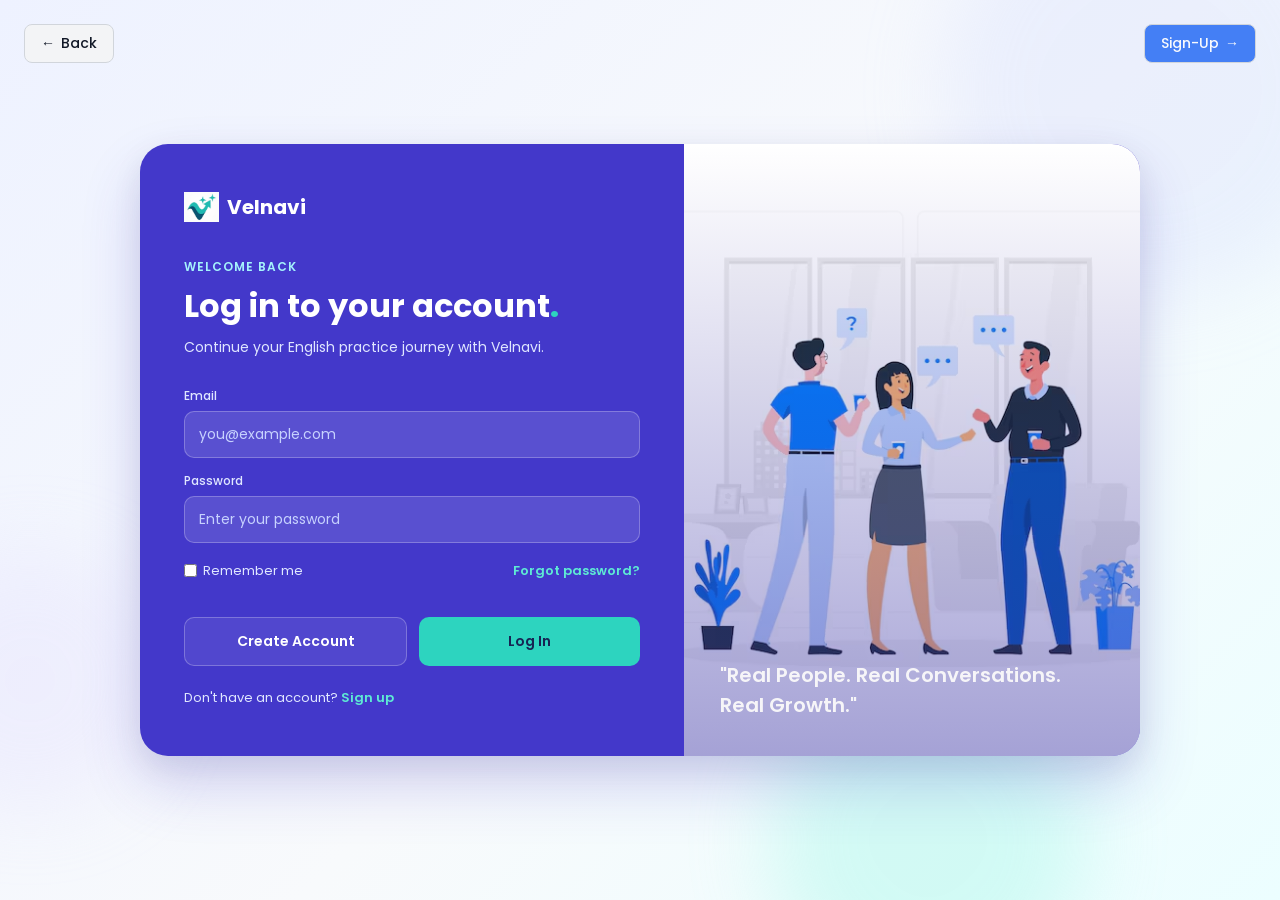
<file: Velnavi.in/auth/login.html>
<!DOCTYPE html>
<html lang="en">

<head>
    <meta charset="UTF-8">
    <meta name="viewport" content="width=device-width, initial-scale=1.0">
    <title>Velnavi - Log In</title>

    <link rel="preconnect" href="https://fonts.googleapis.com">
    <link href="https://fonts.googleapis.com/css2?family=Poppins:wght@400;500;600;700;800&display=swap"
        rel="stylesheet">

    <link rel="stylesheet" href="../css/login.css">
    <link rel="shortcut icon" href="../assets/logo.jpg" type="image/x-icon">
</head>

<body>
    <!--  ****************************************cursor dot *********************************************** -->
    <!-- <div class="cursor-dot"></div>
    <div class="cursor-ring"></div> -->


    <!--  ****************************************cursor dot end *********************************************** -->


    <a href="../index.html" class="back-btn">
        <span class="back-arrow">&#8592;</span> Back
    </a>

    <a href="signup.html" class="next-btn">
        Sign-Up<span class="next-arrow">&#8594;</span>
    </a>
 

    <div class="auth-page">

        <!-- Decorative background blobs -->
        <div class="blob blob-1"></div>
        <div class="blob blob-2"></div>
        <div class="blob blob-3"></div>

        <div class="auth-card">

            <!-- LEFT SIDE: Form -->
            <div class="auth-left">

                <div class="auth-logo">
                    <img src="../assets/logo.jpg" alt="Velnavi Logo" class="logo-img">
                    <span class="logo-text">Velnavi</span>
                </div>

                <div class="auth-badge">WELCOME BACK</div>
                <h1 class="auth-heading">Log in to your account<span class="dot">.</span></h1>
                <p class="auth-subtext">Continue your English practice journey with Velnavi.</p>

                <form class="auth-form" id="loginForm">

                    <div class="form-group">
                        <label for="email">Email</label>
                        <input type="email" id="email" placeholder="you@example.com" required>
                    </div>

                    <div class="form-group">
                        <label for="password">Password</label>
                        <input type="password" id="password" placeholder="Enter your password" required>
                    </div>

                    <div class="form-extra">
                        <label class="checkbox-label">
                            <input type="checkbox" id="rememberMe">
                            Remember me
                        </label>
                        <a href="#" class="auth-link">Forgot password?</a>
                    </div>

                    <div class="form-buttons">
                        <a href="signup.html" class="btn btn-secondary">Create Account</a>
                        <button type="submit" class="btn btn-primary">Log In</button>
                    </div>

                </form>

                <p class="auth-footer-text">
                    Don't have an account? <a href="signup.html" class="auth-link">Sign up</a>
                </p>

            </div>
            <!-- LEFT SIDE END -->

            <!-- RIGHT SIDE: Image -->
            <div class="auth-right">
                <img src="../assets/people-talking-concept-illustration_114360-7082.avif"
                    alt="People practicing English together" class="auth-image">
                <div class="auth-image-overlay"></div>
                <div class="auth-quote">
                    "Real People. Real Conversations. Real Growth."
                </div>
            </div>
            <!-- RIGHT SIDE END -->

        </div>

    </div>

    <script src="../homepage.js/login.js"></script>
</body>

</html>
</file>
<file: Velnavi.in/css/login.css>
* {
    margin: 0;
    padding: 0;
    box-sizing: border-box;
}

body {
    font-family: 'Poppins', sans-serif;
}

/* ===========================================
   PAGE WRAPPER
   =========================================== */
.auth-page {
    width: 100%;
    min-height: 100vh;
    background: linear-gradient(135deg, #eef2ff 0%, #f8fafc 55%, #ecfeff 100%);
    display: flex;
    align-items: center;
    justify-content: center;
    padding: 40px 20px;
    position: relative;
    overflow: hidden;
    isolation: isolate;
}

/* Decorative blobs */
.blob {
    position: absolute;
    border-radius: 50%;
    filter: blur(40px);
    opacity: 0.25;
    pointer-events: none;
    z-index: -1;
}

.blob-1 {
    width: 420px;
    height: 420px;
    background-color: #c7d2fe;
    top: -120px;
    right: -80px;
}

.blob-2 {
    width: 320px;
    height: 320px;
    background-color: #99f6e4;
    bottom: -100px;
    right: 15%;
    opacity: 0.35;
}

.blob-3 {
    width: 260px;
    height: 260px;
    background-color: #ddd6fe;
    bottom: 10%;
    left: -100px;
}

/* ===========================================
   AUTH CARD
   =========================================== */
.auth-card {
    position: relative;
    z-index: 2;
    width: 100%;
    max-width: 1000px;
    min-height: 600px;

    background-color: #4338ca;

    border-radius: 28px;
    display: flex;
    overflow: hidden;

    box-shadow:
        0 30px 60px rgba(67, 56, 202, 0.20),
        0 10px 30px rgba(15, 23, 42, 0.08);
}

/* ===========================================
   LEFT SIDE - FORM
   =========================================== */
.auth-left {
    flex: 1;
    min-width: 320px;
    padding: 48px 44px;

    display: flex;
    flex-direction: column;
    justify-content: center;
}

.auth-logo {
    display: flex;
    align-items: center;
    gap: 8px;
    margin-bottom: 36px;
}

.logo-img {
    height: 30px;
    width: auto;
    object-fit: contain;
}

.logo-text {
    font-size: 20px;
    font-weight: 700;
    color: #ffffff;
}

.auth-badge {
    color: #a5f3fc;
    font-size: 12px;
    font-weight: 600;
    letter-spacing: 1px;
    margin-bottom: 10px;
}

.auth-heading {
    font-size: 32px;
    font-weight: 700;
    color: #ffffff;
    margin-bottom: 10px;
    line-height: 1.25;
}

.auth-heading .dot {
    color: #2dd4bf;
}

.auth-subtext {
    font-size: 14px;
    color: #e0e7ff;
    margin-bottom: 28px;
    line-height: 1.6;
}

/* ===========================================
   FORM
   =========================================== */
.auth-form {
    display: flex;
    flex-direction: column;
    gap: 14px;
}

.form-row {
    display: flex;
    gap: 14px;
}

.form-group {
    flex: 1;
    display: flex;
    flex-direction: column;
    gap: 6px;
}

.form-group label {
    font-size: 12px;
    color: #e0e7ff;
    font-weight: 500;
}

.form-group input {
    background-color: rgba(255, 255, 255, 0.12);

    border: 1px solid rgba(255, 255, 255, 0.25);
    border-radius: 10px;

    padding: 12px 14px;

    font-size: 14px;
    color: #ffffff;
    font-family: 'Poppins', sans-serif;

    outline: none;

    transition:
        border-color 0.2s ease,
        background-color 0.2s ease,
        box-shadow 0.2s ease;
}

.form-group input::placeholder {
    color: #c7d2fe;
}

.form-group input:focus {
    border-color: #2dd4bf;

    background-color: rgba(255, 255, 255, 0.16);

    box-shadow: 0 0 0 3px rgba(45, 212, 191, 0.15);
}

.form-extra {
    display: flex;
    align-items: center;
    justify-content: space-between;

    font-size: 13px;
    color: #e0e7ff;

    margin: 4px 0;
}

.checkbox-label {
    display: flex;
    align-items: center;
    gap: 6px;
    cursor: pointer;
}

/* ===========================================
   BUTTONS
   =========================================== */
.form-buttons {
    display: flex;
    gap: 12px;
    margin-top: 18px;
    flex-wrap: wrap;
}

.btn {
    flex: 1;
    min-width: 140px;

    padding: 13px 20px;

    border-radius: 10px;

    font-size: 14px;
    font-weight: 600;

    text-align: center;
    cursor: pointer;

    border: none;
    text-decoration: none;

    font-family: 'Poppins', sans-serif;

    transition:
        transform 0.2s ease,
        box-shadow 0.2s ease,
        background-color 0.2s ease;
}

/* Velnavi teal/cyan primary button */
.btn-primary {
    background-color: #2dd4bf;
    color: #172554;
}

.btn-primary:hover {
    transform: translateY(-2px);

    box-shadow:
        0 8px 20px rgba(45, 212, 191, 0.35);

    background-color: #5eead4;
}

.btn-secondary {
    background-color: rgba(255, 255, 255, 0.08);

    color: #ffffff;

    border: 1px solid rgba(255, 255, 255, 0.25);
}

.btn-secondary:hover {
    background-color: rgba(255, 255, 255, 0.16);
}

.auth-footer-text {
    margin-top: 22px;

    font-size: 13px;
    color: #e0e7ff;
}

.auth-link {
    color: #5eead4;

    font-weight: 600;
    text-decoration: none;
}

.auth-link:hover {
    text-decoration: underline;
}

/* ===========================================
   RIGHT SIDE - IMAGE
   =========================================== */
.auth-right {
    flex: 1;
    min-width: 320px;

    position: relative;

    display: flex;
    align-items: flex-end;
}

.auth-image {
    width: 100%;
    height: 100%;

    object-fit: cover;

    position: absolute;

    top: 0;
    left: 0;
}

.auth-image-overlay {
    position: absolute;
    top: 0;
    left: 0;
    width: 100%;
    height: 100%;
    background: linear-gradient(180deg, rgba(67, 56, 202, 0) 0%, rgba(55, 48, 163, 0.45) 100%);
}

.auth-quote {
    position: relative;

    z-index: 2;

    color: #f6f5f8;


    font-size: 20px;
    font-weight: 600;

    padding: 36px;

    line-height: 1.5;
}

/* ===========================================
   RESPONSIVE
   =========================================== */
@media (max-width: 900px) {

    .auth-right {
        display: none;
    }

    .auth-card {
        max-width: 480px;
    }

    .form-row {
        flex-direction: column;
    }

    .form-buttons {
        flex-direction: column;
    }
}

.back-btn {
    position: fixed;
    top: 24px;
    left: 24px;
    z-index: 10;
    display: flex;
    align-items: center;
    gap: 6px;
    background-color: #f3f4f6;
    color: #111827;
    border: 1px solid #d1d5db;
    padding: 8px 16px;
    border-radius: 8px;
    font-size: 14px;
    font-weight: 500;
    cursor: pointer;
    text-decoration: none;
    transition: background-color 0.2s ease;
}

.back-btn:hover {
    background-color: #e5e7eb;
}



.next-btn {
    position: fixed;
    top: 24px;
    right: 24px;
    z-index: 10;
    display: flex;
    align-items: center;
    gap: 6px;
    background-color: #447ff5;
    color: #f9fafd;
    border: 1px solid #d1d5db;
    padding: 8px 16px;
    border-radius: 8px;
    font-size: 14px;
    font-weight: 500;
    cursor: pointer;
    text-decoration: none;
    transition: background-color 0.25s ease;
}

.next-btn:hover {
    background-color: #0357ff;
    color: white;

}

/* ===========================================
   CUSTOM CURSOR
   =========================================== */
.cursor-dot,
.cursor-ring {
    position: fixed;
    top: 0;
    left: 0;
    pointer-events: none;
    z-index: 9999;
    border-radius: 50%;
    transform: translate(-50%, -50%);
}

.cursor-dot {
    width: 8px;
    height: 8px;
    background-color: #4338ca;
}

.cursor-ring {
    width: 20px;
    height: 20px;
    border: 2px solid #4338ca;
    opacity: 0.5;
    transition: transform 0.15s ease, opacity 0.15s ease;
}

/* Button/link pe hover karte hi ring thoda bada ho jayega */
.cursor-ring.hovering {
    transform: translate(-50%, -50%) scale(1.5);
    opacity: 0.8;
}

/* Mobile/touch devices pe cursor hata do - wahan mouse hota hi nahi */
@media (hover: none) {

    .cursor-dot,
    .cursor-ring {
        display: none;
    }
}
</file>
